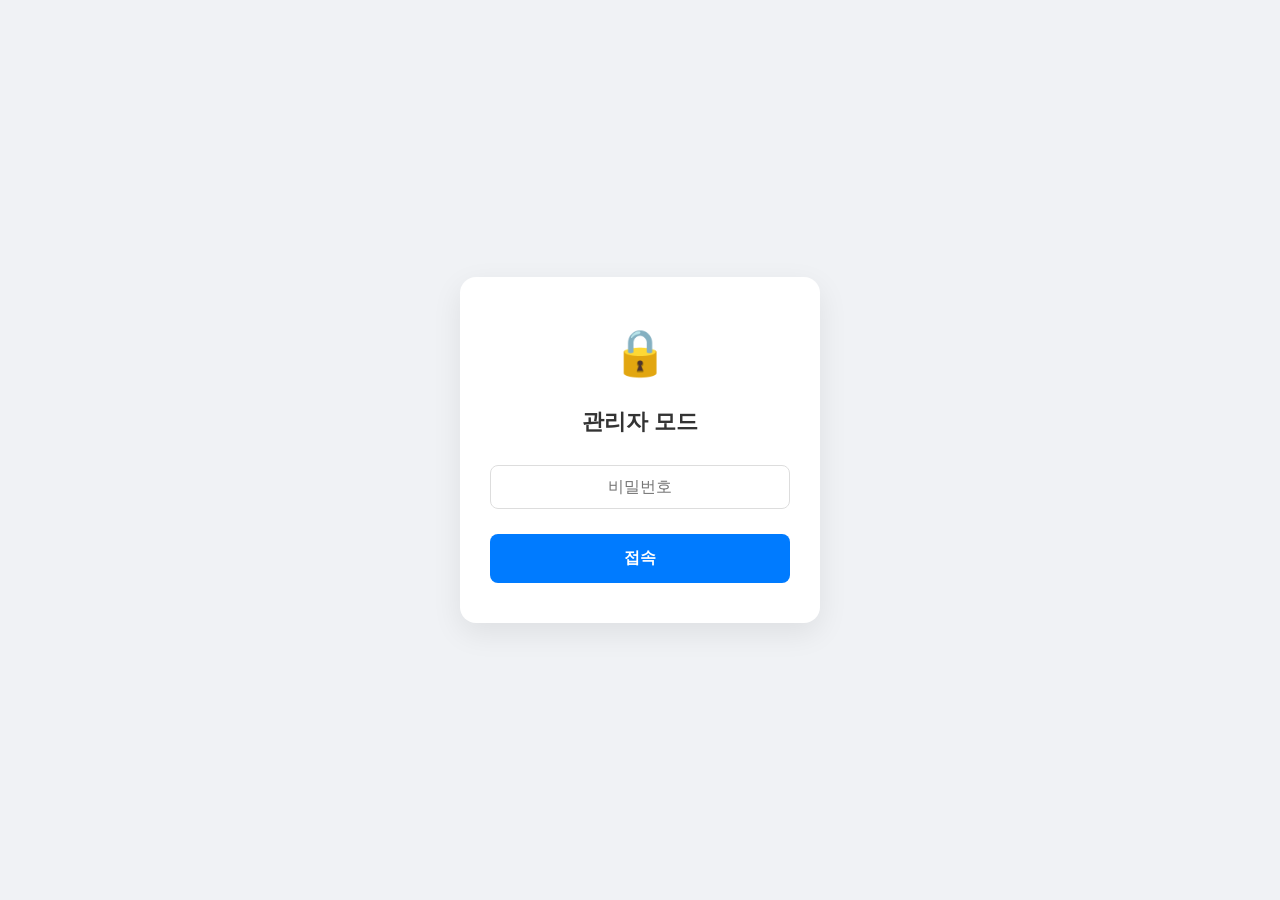
<file: qna_editor.html>
<!DOCTYPE html><html lang="ko"><head><meta charset="UTF-8"><meta name="viewport" content="width=device-width,initial-scale=1,maximum-scale=1,user-scalable=no"><title>Quiz Editor v6.2 (Puzzle Security)</title><style>/* --- 기본 스타일 --- */
        body { 
            font-family: 'Pretendard', 'Malgun Gothic', sans-serif; 
            line-height: 1.6; 
            background: #f0f2f5; 
            margin: 0; 
            padding: 0;
            color: #333;
            -webkit-font-smoothing: antialiased;
        }
        
        * { box-sizing: border-box; }

        /* --- 레이아웃 컨테이너 --- */
        #main-app { display: none; opacity: 0; transition: opacity 0.5s ease; padding: 15px; }
        .container { 
            max-width: 950px; 
            margin: 0 auto; 
            background: white; 
            padding: 25px; 
            border-radius: 12px; 
            box-shadow: 0 4px 20px rgba(0,0,0,0.08); 
        }
        
        h2 { 
            border-bottom: 2px solid #007bff; 
            padding-bottom: 12px; 
            margin-top: 0;
            color: #333; 
            font-size: 1.5rem;
        }

        /* --- 입력 필드 공통 --- */
        label { display: block; font-weight: 600; margin-bottom: 6px; font-size: 0.95em; color: #444; }
        input[type="text"], input[type="number"], input[type="password"], textarea, select { 
            width: 100%; 
            padding: 12px; 
            border: 1px solid #ddd; 
            border-radius: 8px; 
            font-size: 16px; 
            transition: border-color 0.2s;
            background: #fff;
        }
        input:focus, textarea:focus, select:focus { border-color: #007bff; outline: none; }
        textarea { min-height: 100px; font-family: 'Consolas', monospace; resize: vertical; }

        /* --- 설정 바 --- */
        .config-bar { 
            background: #343a40; color: white; padding: 15px; border-radius: 8px; margin-bottom: 20px; 
            display: flex; flex-wrap: wrap; gap: 12px; align-items: center; font-size: 0.9em; 
        }
        .config-bar span { white-space: nowrap; }
        .config-bar input { width: auto; flex-grow: 1; min-width: 150px; border: none; background: #4b545c; color: white; }
        .config-bar input::placeholder { color: #aaa; }

        /* --- 상단 툴바 --- */
        .top-bar { 
            background: #e7f1ff; padding: 15px; border-radius: 8px; margin-bottom: 20px; 
            display: flex; align-items: center; gap: 10px; flex-wrap: wrap;
        }
        .top-bar button { flex-shrink: 0; }
        .top-bar select { flex-grow: 1; min-width: 200px; }

        /* --- 폼 그리드 --- */
        .form-grid { display: grid; grid-template-columns: 1fr 1fr; gap: 20px; margin-bottom: 20px; }
        .full-width { grid-column: span 2; }
        .opt-grid { display: grid; grid-template-columns: 1fr 1fr; gap: 10px; background: #f8f9fa; padding: 15px; border-radius: 8px; }

        .img-upload-group { display: flex; gap: 8px; width: 100%; }
        .img-upload-group input { flex-grow: 1; }
        .btn-upload { background: #17a2b8; color: white; border: none; padding: 0 15px; border-radius: 6px; cursor: pointer; white-space: nowrap; font-weight: 600; }

        /* --- 버튼 그룹 --- */
        .btn-group { margin-top: 30px; display: grid; grid-template-columns: repeat(4, 1fr); gap: 10px; }
        button { padding: 14px; cursor: pointer; border: none; border-radius: 8px; font-weight: bold; font-size: 1rem; transition: 0.2s; }
        .btn-save { background: #28a745; color: white; } .btn-save:hover { background: #218838; }
        .btn-json { background: #007bff; color: white; } .btn-json:hover { background: #0069d9; }
        .btn-download { background: #6610f2; color: white; } .btn-download:hover { background: #520dc2; }
        .btn-clear { background: #6c757d; color: white; } .btn-clear:hover { background: #5a6268; }
        
        #json-output { margin-top: 25px; background: #2d2d2d; color: #ccc; padding: 15px; border-radius: 8px; white-space: pre-wrap; font-family: 'Consolas', monospace; max-height: 200px; overflow-y: auto; font-size: 0.85em; }

        /* --- 🔒 잠금 화면 & 퍼즐 --- */
        #login-overlay {
            position: fixed; top: 0; left: 0; width: 100%; height: 100%;
            background: #f0f2f5; display: flex; justify-content: center; align-items: center;
            z-index: 9999; padding: 20px;
        }
        .login-card {
            background: white; padding: 40px 30px; border-radius: 16px;
            box-shadow: 0 10px 30px rgba(0,0,0,0.08); text-align: center; width: 100%; max-width: 360px;
            animation: fadeIn 0.5s ease-out; position: relative; overflow: hidden;
        }
        .login-icon { font-size: 45px; margin-bottom: 15px; display: block; }
        .login-title { font-size: 1.4rem; font-weight: 800; color: #333; margin-bottom: 25px; }
        
        /* 퍼즐 슬라이더 스타일 */
        #puzzle-area { display: none; margin-top: 20px; background: #f8f9fa; padding: 15px; border-radius: 8px; border: 1px dashed #ccc; }
        .slider-wrapper { width: 100%; position: relative; margin-top: 15px; }
        input[type="range"].puzzle-slider {
            -webkit-appearance: none; width: 100%; height: 40px; border-radius: 20px;
            background: linear-gradient(90deg, #e9ecef 0%, #e9ecef 100%); outline: none; border: 2px solid #ddd;
        }
        input[type="range"].puzzle-slider::-webkit-slider-thumb {
            -webkit-appearance: none; appearance: none;
            width: 40px; height: 36px; border-radius: 50%; background: #007bff;
            cursor: pointer; box-shadow: 0 2px 5px rgba(0,0,0,0.2);
            background-image: url("data:image/svg+xml,%3Csvg xmlns='http://www.w3.org/2000/svg' viewBox='0 0 24 24' fill='white' width='20px' height='20px'%3E%3Cpath d='M10 6L8.59 7.41 13.17 12l-4.58 4.59L10 18l6-6z'/%3E%3C/svg%3E");
            background-repeat: no-repeat; background-position: center;
        }
        .puzzle-text { font-size: 0.9em; color: #666; margin-bottom: 5px; font-weight: bold; }
        .fail-msg { color: #dc3545; font-size: 0.85em; margin-top: 10px; display: none; font-weight: bold; }

        .btn-login {
            width: 100%; padding: 14px; border: none; border-radius: 8px;
            background: #007bff; color: white; font-size: 16px; font-weight: bold;
            cursor: pointer; margin-top: 10px;
        }

        /* --- 모바일 미디어 쿼리 --- */
        @media (max-width: 768px) {
            .container { padding: 15px; width: 100%; border-radius: 0; box-shadow: none; }
            #main-app { padding: 0; }
            .form-grid { grid-template-columns: 1fr; gap: 15px; }
            .full-width { grid-column: span 1; }
            .opt-grid { grid-template-columns: 1fr; }
            .btn-group { grid-template-columns: 1fr 1fr; }
            .config-bar span.note { display: none; }
            .img-upload-group { flex-direction: row; }
            .form-group .img-upload-group[style*="width: 50%"] { width: 100% !important; }
        }

        @keyframes fadeIn { from { opacity: 0; transform: translateY(20px); } to { opacity: 1; transform: translateY(0); } }
        @keyframes shake { 0% { transform: translateX(0); } 25% { transform: translateX(-5px); } 50% { transform: translateX(5px); } 75% { transform: translateX(-5px); } 100% { transform: translateX(0); } }
        .shake { animation: shake 0.3s; }</style></head><body><div id="login-overlay"><div class="login-card" id="login-card"><span class="login-icon">🔒</span><div class="login-title" id="login-title">관리자 모드</div><div id="login-form-area"><input type="password" id="password-input" placeholder="비밀번호" style="text-align:center; margin-bottom:15px;" onkeypress="handleEnter(event)"> <button class="btn-login" onclick="checkPassword()">접속</button><div id="fail-msg" class="fail-msg">비밀번호가 틀렸습니다 (0/5)</div></div><div id="puzzle-area"><div class="puzzle-text">잠금 해제하려면 끝까지 미세요</div><div class="slider-wrapper"><input type="range" min="0" max="100" value="0" class="puzzle-slider" id="puzzle-slider" oninput="checkPuzzle(this)"></div><div style="font-size:0.8em; color:#888; margin-top:10px;">너무 많은 오류가 발생했습니다.</div></div></div></div><div id="main-app"><div class="container"><h2>🧩 Quiz Editor v6.2</h2><div class="config-bar"><span>🔑 GitHub:</span> <input type="password" id="gh-token" placeholder="Token"> <span>📂 Repo:</span> <input type="text" id="gh-repo" placeholder="User/Repo"></div><div class="top-bar"><button onclick="document.getElementById('file-input').click()" style="background:#6f42c1; color:white; padding:10px 15px;">JSON 로드</button> <input type="file" id="file-input" accept=".json" style="display:none" onchange="loadJSONFile(event)"> <select id="edit-selector" onchange="fillForm(this.value)"><option value="">-- 수정할 문항 선택 --</option></select></div><div class="form-grid"><div class="form-group"><label>문항 번호 (ID)</label><input type="number" id="inp-id" placeholder="숫자만 입력"></div><div class="form-group"><label>참조 안내문 (Instruction)</label><input type="text" id="inp-ref" placeholder="예: 다음 글을 읽고..."></div><div class="form-group"><label>상단 이미지 (imgTop)</label><div class="img-upload-group"><input type="text" id="inp-imgTop" placeholder="./images/a.png"> <button class="btn-upload" onclick="triggerUpload('inp-imgTop')">UP</button></div></div><div class="form-group"><label>하단 이미지 (imgBottom)</label><div class="img-upload-group"><input type="text" id="inp-imgBottom" placeholder="./images/b.png"> <button class="btn-upload" onclick="triggerUpload('inp-imgBottom')">UP</button></div></div><div class="form-group full-width"><label>질문 (Question)</label><input type="text" id="inp-q"></div><div class="form-group full-width"><label>상단 지문 (Passage Top)</label> <textarea id="inp-pTop" placeholder="질문 위쪽 지문"></textarea></div><div class="form-group full-width"><label>하단 지문 (Passage Bottom)</label> <textarea id="inp-pBottom" placeholder="보기 위쪽 지문"></textarea></div><div class="full-width"><label style="margin-bottom:8px;">보기 및 정답</label><div class="opt-grid"><input type="text" class="opt" placeholder="보기 1"> <input type="text" class="opt" placeholder="보기 2"> <input type="text" class="opt" placeholder="보기 3"> <input type="text" class="opt" placeholder="보기 4"></div><select id="inp-ans" style="margin-top:10px;"><option value="0">정답: 1번</option><option value="1">정답: 2번</option><option value="2">정답: 3번</option><option value="3">정답: 4번</option></select></div><div class="form-group full-width"><label>해설 (Explanation)</label><div class="img-upload-group" style="width: 50%; margin-bottom:8px;"><input type="text" id="inp-expImg" placeholder="해설 이미지 경로"> <button class="btn-upload" onclick="triggerUpload('inp-expImg')">UP</button></div><textarea id="inp-exp" style="height: 80px;" placeholder="해설 텍스트"></textarea></div></div><div class="btn-group"><button class="btn-save" onclick="addItem()">저장/추가</button> <button class="btn-download" onclick="downloadJSONFile()">파일 받기</button> <button class="btn-json" onclick="exportJSON()">JSON 복사</button> <button class="btn-clear" onclick="resetForm()">초기화</button></div><div id="json-output">// 결과 JSON 미리보기</div><input type="file" id="gh-upload-input" style="display:none" onchange="handleGithubUpload(event)"></div></div><script>// 🔐 보안 로직 (비밀번호 + 퍼즐)
    const ACCESS_PASSWORD = "0070#";
    let failCount = 0;
    const MAX_FAIL = 5;

    function checkPassword() {
        const input = document.getElementById('password-input');
        const overlay = document.getElementById('login-overlay');
        const app = document.getElementById('main-app');
        const card = document.getElementById('login-card');
        const failMsg = document.getElementById('fail-msg');

        if (input.value === ACCESS_PASSWORD) {
            // 성공
            overlay.style.opacity = '0';
            setTimeout(() => {
                overlay.style.display = 'none';
                app.style.display = 'block';
                setTimeout(() => { app.style.opacity = '1'; }, 50);
            }, 300);
        } else {
            // 실패
            failCount++;
            card.classList.add('shake');
            input.style.borderColor = '#dc3545';
            failMsg.style.display = 'block';
            failMsg.innerText = `비밀번호가 틀렸습니다 (${failCount}/${MAX_FAIL})`;

            if (failCount >= MAX_FAIL) {
                // 5회 이상 실패 시 퍼즐 모드 진입
                document.getElementById('login-form-area').style.display = 'none';
                document.getElementById('puzzle-area').style.display = 'block';
                document.getElementById('login-title').innerText = "보안 확인";
                document.getElementById('puzzle-slider').value = 0; // 슬라이더 초기화
            }

            setTimeout(() => {
                card.classList.remove('shake');
                input.style.borderColor = '#ddd';
                input.value = '';
                if(failCount < MAX_FAIL) input.focus();
            }, 300);
        }
    }

    // 퍼즐 슬라이더 체크 함수
    function checkPuzzle(slider) {
        if (parseInt(slider.value) === 100) {
            // 퍼즐 성공 -> 다시 로그인 기회 부여
            setTimeout(() => {
                failCount = 0; // 카운트 초기화
                document.getElementById('puzzle-area').style.display = 'none';
                document.getElementById('login-form-area').style.display = 'block';
                document.getElementById('login-title').innerText = "관리자 모드";
                document.getElementById('fail-msg').style.display = 'none';
                document.getElementById('password-input').focus();
            }, 300);
        }
    }

    function handleEnter(e) { if (e.key === 'Enter') checkPassword(); }

    // --- 에디터 로직 (기존 유지) ---
    let db = [];
    let currentTargetId = '';

    function triggerUpload(targetId) {
        currentTargetId = targetId;
        document.getElementById('gh-upload-input').click();
    }

    async function handleGithubUpload(event) {
        const file = event.target.files[0];
        const token = document.getElementById('gh-token').value;
        const repo = document.getElementById('gh-repo').value;
    
        if (!file || !token || !repo) {
            alert("GitHub 토큰과 저장소 정보를 먼저 입력해주세요.");
            return;
        }
    
        const reader = new FileReader();
        reader.readAsDataURL(file);
        reader.onload = async () => {
            const base64Content = reader.result.split(',')[1];
            const fileName = file.name;
            const url = `https://api.github.com/repos/${repo}/contents/images/${fileName}`;
            let sha = null;
    
            try {
                const checkRes = await fetch(url, { headers: { 'Authorization': `token ${token}` } });
                if (checkRes.ok) {
                    const fileData = await checkRes.json();
                    sha = fileData.sha;
                    if (!confirm(`파일명 중복: '${fileName}'\n덮어쓰시겠습니까?`)) {
                        event.target.value = ''; return;
                    }
                }
                const payload = {
                    message: sha ? `Update ${fileName}` : `Upload ${fileName}`,
                    content: base64Content,
                    sha: sha || undefined
                };
    
                const response = await fetch(url, {
                    method: 'PUT',
                    headers: { 'Authorization': `token ${token}`, 'Content-Type': 'application/json' },
                    body: JSON.stringify(payload)
                });
    
                if (response.ok) {
                    document.getElementById(currentTargetId).value = `./images/${fileName}`;
                    alert("업로드 성공!");
                } else {
                    const error = await response.json();
                    alert("실패: " + error.message);
                }
            } catch (err) { alert("오류: " + err.message); } 
            finally { event.target.value = ''; }
        };
    }

    function loadJSONFile(event) {
        const file = event.target.files[0];
        if (!file) return;
        const reader = new FileReader();
        reader.onload = (e) => {
            try {
                db = JSON.parse(e.target.result);
                updateSelector(); updateDisplay();
                alert("로드 완료");
            } catch (err) { alert("JSON 형식 오류!"); }
            finally { event.target.value = ''; }
        };
        reader.readAsText(file);
    }

    function updateSelector() {
        const selector = document.getElementById('edit-selector');
        selector.innerHTML = '<option value="">-- 수정할 문항 선택 --</option>';
        db.sort((a,b) => a.id - b.id).forEach(item => {
            const opt = document.createElement('option');
            opt.value = item.id;
            opt.innerText = `${item.id}. ${item.question.substring(0,15)}...`;
            selector.appendChild(opt);
        });
    }

    function fillForm(selectedId) {
        if (!selectedId) { resetForm(false); return; } 
        const item = db.find(x => x.id == selectedId);
        if (!item) return;
        document.getElementById('inp-id').value = item.id;
        document.getElementById('inp-ref').value = item.refInstruction || "";
        document.getElementById('inp-imgTop').value = item.imgTop || "";
        document.getElementById('inp-imgBottom').value = item.imgBottom || "";
        document.getElementById('inp-q').value = item.question || "";
        document.getElementById('inp-pTop').value = item.passageTop || item.passage || "";
        document.getElementById('inp-pBottom').value = item.passageBottom || "";
        document.getElementById('inp-ans').value = item.answer;
        document.getElementById('inp-expImg').value = item.explanationImg || "";
        document.getElementById('inp-exp').value = item.explanation || "";
        const opts = document.querySelectorAll('.opt');
        item.options.forEach((val, idx) => { if (opts[idx]) opts[idx].value = val; });
    }

    function addItem() {
        const idVal = document.getElementById('inp-id').value;
        if(!idVal) { alert("문항 번호(ID)는 필수입니다."); return; }

        const item = {
            id: parseInt(idVal),
            refInstruction: document.getElementById('inp-ref').value || undefined,
            imgTop: document.getElementById('inp-imgTop').value || undefined,
            imgBottom: document.getElementById('inp-imgBottom').value || undefined,
            passageTop: document.getElementById('inp-pTop').value || undefined,
            passageBottom: document.getElementById('inp-pBottom').value || undefined,
            question: document.getElementById('inp-q').value,
            options: Array.from(document.querySelectorAll('.opt')).map(i => i.value),
            answer: parseInt(document.getElementById('inp-ans').value),
            explanationImg: document.getElementById('inp-expImg').value || undefined,
            explanation: document.getElementById('inp-exp').value || ""
        };
        
        // undefined 정리
        Object.keys(item).forEach(key => (item[key] === undefined || item[key] === "") && delete item[key]);
        
        const idx = db.findIndex(x => x.id === item.id);
        if(idx > -1) db[idx] = item; else db.push(item);
        
        updateSelector(); updateDisplay();
        alert("저장됨 (ID: " + item.id + ")");
    }

    function resetForm(askConfirm = true) {
        if(askConfirm && !confirm("입력란을 초기화하시겠습니까?")) return;
        const ids = ['inp-id', 'inp-ref', 'inp-imgTop', 'inp-imgBottom', 'inp-q', 'inp-pTop', 'inp-pBottom', 'inp-expImg', 'inp-exp'];
        ids.forEach(id => document.getElementById(id).value = '');
        document.querySelectorAll('.opt').forEach(opt => opt.value = '');
        document.getElementById('inp-ans').value = 0;
        document.getElementById('edit-selector').value = ""; 
    }

    function downloadJSONFile() {
        if (db.length === 0) { alert("데이터가 없습니다."); return; }
        const dataStr = JSON.stringify(db, null, 4);
        const blob = new Blob([dataStr], {type: "application/json"});
        const url = URL.createObjectURL(blob);
        const a = document.createElement('a');
        a.href = url; a.download = "qnas.json";
        document.body.appendChild(a); a.click();
        document.body.removeChild(a); URL.revokeObjectURL(url);
    }

    function updateDisplay() { document.getElementById('json-output').innerText = JSON.stringify(db, null, 4); }
    function exportJSON() {
        navigator.clipboard.writeText(JSON.stringify(db, null, 4)).then(() => alert("복사 완료!"));
    }</script></body></html>
</file>
